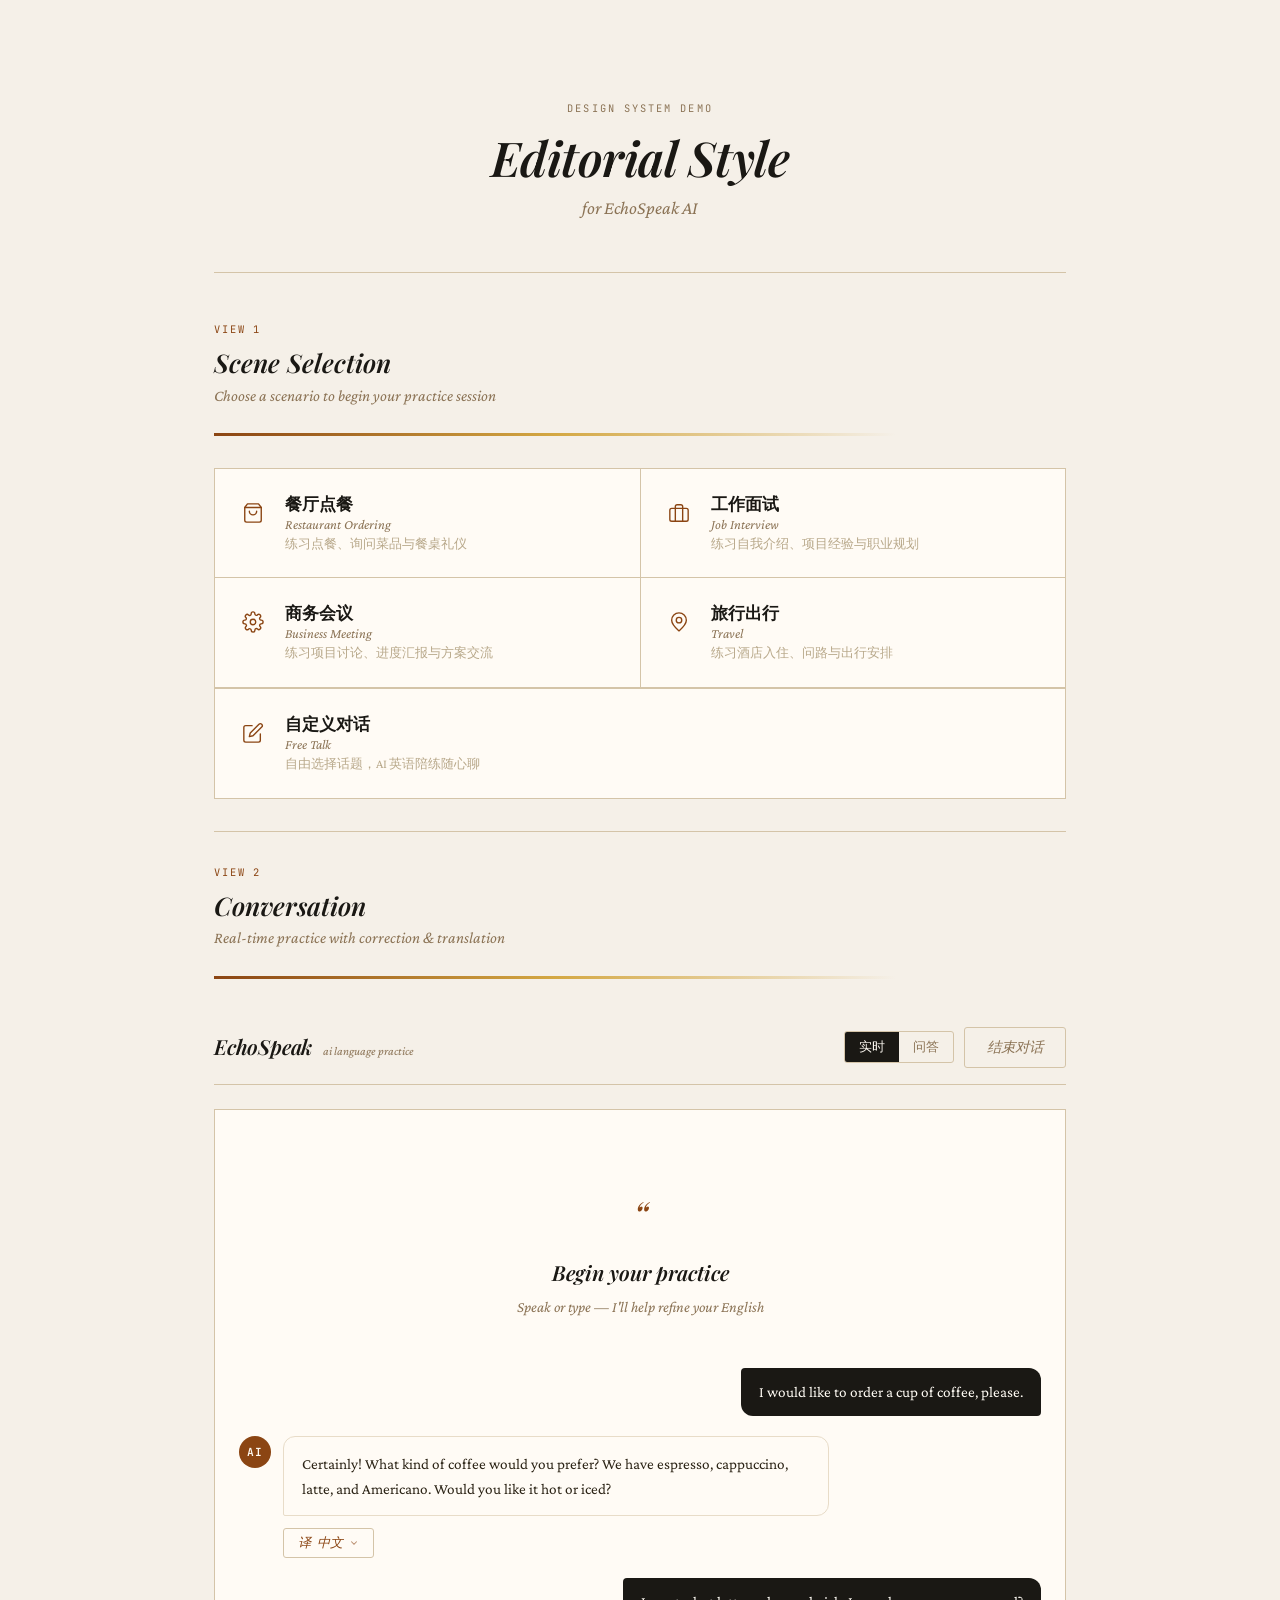
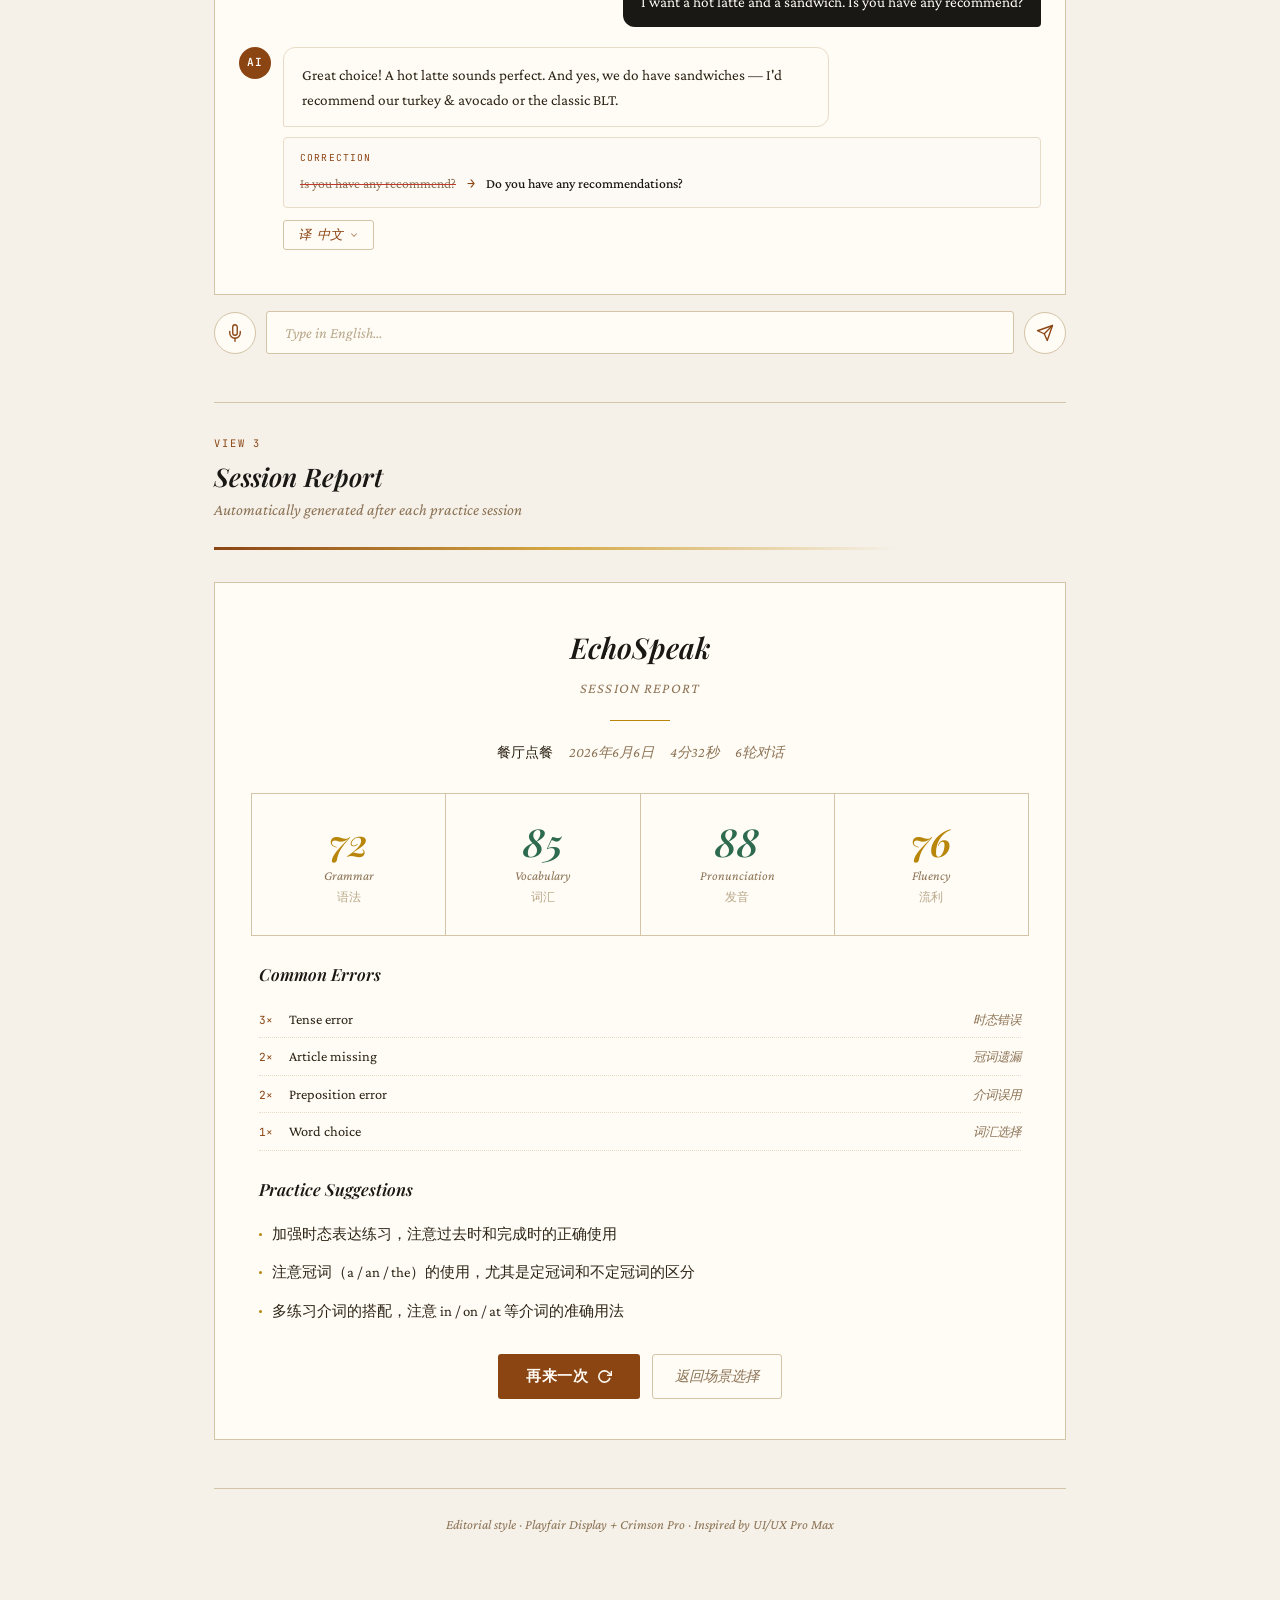
<file: frontend/style-showcase-editorial.html>
<!DOCTYPE html>
<html lang="zh-CN">
<head>
<meta charset="UTF-8">
<meta name="viewport" content="width=device-width, initial-scale=1.0">
<title>Editorial 风格演示 · EchoSpeak</title>
<link rel="preconnect" href="https://fonts.googleapis.com">
<link rel="preconnect" href="https://fonts.gstatic.com" crossorigin>
<link href="https://fonts.googleapis.com/css2?family=Playfair+Display:ital,wght@0,400;0,500;0,600;0,700;1,400;1,500&family=Crimson+Pro:ital,wght@0,300;0,400;0,500;0,600;0,700;1,400&family=JetBrains+Mono:wght@400;500;600&family=EB+Garamond:ital,wght@0,400;0,500;0,600;1,400&display=swap" rel="stylesheet">
<style>
/* ═══════════════════════════════════════════════════════════════════ */
/* EDITORIAL DESIGN SYSTEM */
/* ═══════════════════════════════════════════════════════════════════ */
:root {
    --ed-bg:        #fefaf3;
    --ed-surface:   #fffbf5;
    --ed-text:      #2c2416;
    --ed-heading:   #1a1814;
    --ed-accent:    #8b4513;
    --ed-accent-light: #b8722e;
    --ed-border:    #d4c4a8;
    --ed-border-light: #e8dcc8;
    --ed-muted:     #8b7355;
    --ed-muted-light: #b8a88a;
    --ed-gold:      #b8860b;
    --ed-rule:      linear-gradient(90deg, #8b4513, #d4a843 40%, transparent 80%);
    --ed-shadow:    0 2px 16px rgba(44,36,22,0.06);
}

*, *::before, *::after { box-sizing: border-box; margin: 0; padding: 0; }

body {
    font-family: 'Crimson Pro', serif;
    background: #f5f0e8;
    color: var(--ed-text);
    line-height: 1.7;
    font-size: 18px;
    -webkit-font-smoothing: antialiased;
}

/* ═══════════════════════════════════════════════════════════════════ */
/* PAGE WRAPPER */
/* ═══════════════════════════════════════════════════════════════════ */
.page {
    max-width: 900px;
    margin: 0 auto;
    padding: 40px 24px 80px;
}

/* ═══════════════════════════════════════════════════════════════════ */
/* PAGE HEADER */
/* ═══════════════════════════════════════════════════════════════════ */
.page-header {
    text-align: center;
    padding: 60px 0 48px;
    border-bottom: 1px solid var(--ed-border);
    margin-bottom: 48px;
}
.page-header .overline {
    font-family: 'JetBrains Mono', monospace;
    font-size: 0.65rem;
    letter-spacing: 0.2em;
    text-transform: uppercase;
    color: var(--ed-muted);
    margin-bottom: 12px;
}
.page-header h1 {
    font-family: 'Playfair Display', serif;
    font-size: clamp(2.2rem, 4vw, 3rem);
    font-weight: 600;
    font-style: italic;
    color: var(--ed-heading);
    letter-spacing: -0.01em;
    line-height: 1.15;
}
.page-header .sub {
    font-family: 'Crimson Pro', serif;
    font-size: 1.15rem;
    font-style: italic;
    color: var(--ed-muted);
    margin-top: 8px;
}

/* ═══════════════════════════════════════════════════════════════════ */
/* SECTION TITLES */
/* ═══════════════════════════════════════════════════════════════════ */
.section-label {
    font-family: 'JetBrains Mono', monospace;
    font-size: 0.65rem;
    letter-spacing: 0.18em;
    text-transform: uppercase;
    color: var(--ed-accent);
    margin-bottom: 8px;
}
.section-title {
    font-family: 'Playfair Display', serif;
    font-size: 1.6rem;
    font-weight: 600;
    font-style: italic;
    color: var(--ed-heading);
    margin-bottom: 4px;
    line-height: 1.2;
}
.section-deck {
    font-family: 'Crimson Pro', serif;
    font-size: 1rem;
    font-style: italic;
    color: var(--ed-muted);
    margin-bottom: 24px;
}

/* ═══════════════════════════════════════════════════════════════════ */
/* TOP RULE */
/* ═══════════════════════════════════════════════════════════════════ */
.top-rule {
    height: 3px;
    background: var(--ed-rule);
    margin-bottom: 32px;
}
.section-rule {
    height: 1px;
    background: var(--ed-border);
    margin: 32px 0;
}

/* ═══════════════════════════════════════════════════════════════════ */
/* CARD: Scene Selection */
/* ═══════════════════════════════════════════════════════════════════ */
.scene-cards {
    display: grid;
    grid-template-columns: 1fr 1fr;
    gap: 1px;
    background: var(--ed-border);
    border: 1px solid var(--ed-border);
}
.scene-card {
    background: var(--ed-surface);
    padding: 24px 20px;
    cursor: pointer;
    transition: all 0.25s ease;
    display: flex;
    align-items: flex-start;
    gap: 14px;
    border: none;
    text-align: left;
    font-family: inherit;
    color: inherit;
    width: 100%;
}
.scene-card:hover {
    background: #fffdf7;
    box-shadow: inset 3px 0 0 var(--ed-accent);
}
.scene-card:active {
    background: #faf5ec;
}
.scene-card .sc-icon {
    flex-shrink: 0;
    width: 36px;
    height: 36px;
    display: flex;
    align-items: center;
    justify-content: center;
    color: var(--ed-accent);
    margin-top: 2px;
}
.scene-card .sc-icon svg {
    width: 22px;
    height: 22px;
    stroke-width: 1.5;
}
.scene-card .sc-body { flex: 1; min-width: 0; }
.scene-card .sc-name {
    font-family: 'Playfair Display', serif;
    font-size: 1.05rem;
    font-weight: 600;
    color: var(--ed-heading);
    line-height: 1.3;
}
.scene-card .sc-en {
    font-family: 'Crimson Pro', serif;
    font-size: 0.85rem;
    font-style: italic;
    color: var(--ed-muted);
    margin-top: 2px;
}
.scene-card .sc-hint {
    font-family: 'Crimson Pro', serif;
    font-size: 0.8rem;
    color: var(--ed-muted-light);
    margin-top: 4px;
    line-height: 1.4;
}

/* Custom scene card — full width */
.scene-card-custom {
    grid-column: 1 / -1;
    border-top: 1px solid var(--ed-border);
}

/* ═══════════════════════════════════════════════════════════════════ */
/* CHAT AREA */
/* ═══════════════════════════════════════════════════════════════════ */
.chat-panel {
    background: var(--ed-surface);
    border: 1px solid var(--ed-border);
    min-height: 320px;
    padding: 24px;
}
.chat-welcome {
    text-align: center;
    padding: 48px 24px;
}
.chat-welcome .cw-mark {
    font-family: 'Playfair Display', serif;
    font-size: 2.4rem;
    color: var(--ed-accent);
    font-style: italic;
    margin-bottom: 8px;
}
.chat-welcome .cw-title {
    font-family: 'Playfair Display', serif;
    font-size: 1.3rem;
    font-weight: 600;
    font-style: italic;
    color: var(--ed-heading);
}
.chat-welcome .cw-sub {
    font-size: 0.95rem;
    color: var(--ed-muted);
    font-style: italic;
    margin-top: 4px;
}

/* Message bubbles */
.msg-row {
    margin-bottom: 20px;
}
.msg-user {
    display: flex;
    justify-content: flex-end;
}
.msg-user .bubble {
    background: var(--ed-heading);
    color: #fefaf3;
    border-radius: 4px 12px 4px 12px;
    padding: 12px 18px;
    max-width: 70%;
    font-size: 0.95rem;
    line-height: 1.6;
}
.msg-ai {
    display: flex;
    gap: 12px;
    align-items: flex-start;
}
.msg-ai .avatar {
    flex-shrink: 0;
    width: 32px;
    height: 32px;
    border-radius: 50%;
    background: var(--ed-accent);
    display: flex;
    align-items: center;
    justify-content: center;
    color: #fefaf3;
    font-family: 'JetBrains Mono', monospace;
    font-size: 0.7rem;
    font-weight: 600;
    letter-spacing: 0.05em;
}
.msg-ai .bubble {
    background: var(--ed-surface);
    border: 1px solid var(--ed-border-light);
    border-radius: 12px 12px 12px 2px;
    padding: 14px 18px;
    max-width: 72%;
    font-size: 0.95rem;
    line-height: 1.65;
}

/* ═══════════════════════════════════════════════════════════════════ */
/* TRANSLATION TOGGLE */
/* ═══════════════════════════════════════════════════════════════════ */
.trans-wrap {
    margin-top: 10px;
}
.trans-toggle {
    display: inline-flex;
    align-items: center;
    gap: 6px;
    padding: 5px 14px;
    border: 1px solid var(--ed-border);
    background: transparent;
    color: var(--ed-accent);
    font-family: 'Crimson Pro', serif;
    font-size: 0.82rem;
    font-style: italic;
    cursor: pointer;
    transition: all 0.2s;
    border-radius: 3px;
}
.trans-toggle:hover {
    border-color: var(--ed-accent);
    background: rgba(139,69,19,0.04);
}
.trans-toggle .trans-chevron {
    transition: transform 0.25s ease;
    width: 10px;
    height: 10px;
    opacity: 0.6;
}
.trans-content {
    max-height: 0;
    overflow: hidden;
    transition: max-height 0.35s ease, padding 0.35s ease, opacity 0.25s ease;
    opacity: 0;
}
.trans-wrap.open .trans-content {
    max-height: 80px;
    opacity: 1;
}
.trans-wrap.open .trans-chevron {
    transform: rotate(180deg);
}
.trans-text {
    display: block;
    padding: 10px 16px 2px;
    font-size: 0.88rem;
    color: var(--ed-muted);
    font-style: italic;
    border-left: 2px solid var(--ed-gold);
    margin-left: 4px;
}

/* ═══════════════════════════════════════════════════════════════════ */
/* CORRECTION CARD */
/* ═══════════════════════════════════════════════════════════════════ */
.correction {
    margin-top: 10px;
    padding: 12px 16px;
    background: #fdfaf5;
    border: 1px solid var(--ed-border-light);
    border-radius: 4px;
    font-size: 0.85rem;
}
.correction .corr-label {
    font-family: 'JetBrains Mono', monospace;
    font-size: 0.6rem;
    letter-spacing: 0.12em;
    text-transform: uppercase;
    color: var(--ed-accent);
    margin-bottom: 6px;
}
.correction .corr-orig {
    color: var(--ed-muted);
    text-decoration: line-through;
    text-decoration-color: #c0392b;
    text-decoration-thickness: 1px;
}
.correction .corr-arrow {
    color: var(--ed-accent);
    margin: 0 8px;
    font-family: 'JetBrains Mono', monospace;
}
.correction .corr-fix {
    color: var(--ed-heading);
    font-weight: 500;
}

/* ═══════════════════════════════════════════════════════════════════ */
/* BUTTONS */
/* ═══════════════════════════════════════════════════════════════════ */
.btn-primary {
    display: inline-flex;
    align-items: center;
    gap: 8px;
    padding: 12px 28px;
    background: var(--ed-accent);
    color: #fefaf3;
    border: none;
    border-radius: 3px;
    font-family: 'Crimson Pro', serif;
    font-size: 0.95rem;
    font-weight: 600;
    letter-spacing: 0.04em;
    cursor: pointer;
    transition: all 0.2s;
}
.btn-primary:hover {
    background: var(--ed-accent-light);
    box-shadow: 0 4px 16px rgba(139,69,19,0.2);
}
.btn-primary svg {
    width: 15px;
    height: 15px;
    stroke-width: 2.5;
}
.btn-ghost {
    display: inline-flex;
    align-items: center;
    gap: 6px;
    padding: 10px 22px;
    background: transparent;
    color: var(--ed-muted);
    border: 1px solid var(--ed-border);
    border-radius: 3px;
    font-family: 'Crimson Pro', serif;
    font-size: 0.9rem;
    font-style: italic;
    cursor: pointer;
    transition: all 0.2s;
}
.btn-ghost:hover {
    border-color: var(--ed-accent);
    color: var(--ed-accent);
}

.btn-group {
    display: flex;
    gap: 12px;
    margin-top: 24px;
}

/* ═══════════════════════════════════════════════════════════════════ */
/* INPUT BAR */
/* ═══════════════════════════════════════════════════════════════════ */
.input-bar {
    display: flex;
    gap: 10px;
    padding: 16px 0;
    align-items: center;
}
.input-bar input {
    flex: 1;
    padding: 12px 18px;
    border: 1px solid var(--ed-border);
    border-radius: 3px;
    background: var(--ed-surface);
    font-family: 'Crimson Pro', serif;
    font-size: 0.95rem;
    color: var(--ed-text);
    outline: none;
    transition: border-color 0.2s;
}
.input-bar input:focus {
    border-color: var(--ed-accent);
    box-shadow: 0 0 0 3px rgba(139,69,19,0.06);
}
.input-bar input::placeholder {
    color: var(--ed-muted-light);
    font-style: italic;
}
.btn-icon {
    flex-shrink: 0;
    width: 42px;
    height: 42px;
    display: flex;
    align-items: center;
    justify-content: center;
    border: 1px solid var(--ed-border);
    border-radius: 50%;
    background: var(--ed-surface);
    color: var(--ed-accent);
    cursor: pointer;
    transition: all 0.2s;
}
.btn-icon:hover {
    border-color: var(--ed-accent);
    background: rgba(139,69,19,0.04);
}
.btn-icon.recording {
    background: #c0392b;
    border-color: #c0392b;
    color: #fff;
    animation: pulse-rec 1.5s ease-in-out infinite;
}
@keyframes pulse-rec {
    0%, 100% { box-shadow: 0 0 0 0 rgba(192,57,43,0.4); }
    50% { box-shadow: 0 0 0 12px rgba(192,57,43,0); }
}
.btn-icon svg {
    width: 18px;
    height: 18px;
    stroke-width: 1.8;
}

/* ═══════════════════════════════════════════════════════════════════ */
/* HEADER BAR */
/* ═══════════════════════════════════════════════════════════════════ */
.app-header {
    display: flex;
    justify-content: space-between;
    align-items: center;
    padding: 16px 0;
    border-bottom: 1px solid var(--ed-border);
    margin-bottom: 24px;
}
.app-header .brand {
    font-family: 'Playfair Display', serif;
    font-size: 1.3rem;
    font-weight: 600;
    font-style: italic;
    color: var(--ed-heading);
    letter-spacing: -0.01em;
}
.app-header .brand-sub {
    font-size: 0.75rem;
    color: var(--ed-muted);
    font-style: italic;
    margin-left: 8px;
}
.header-actions {
    display: flex;
    gap: 10px;
    align-items: center;
}
.mode-pill {
    display: flex;
    border: 1px solid var(--ed-border);
    border-radius: 3px;
    overflow: hidden;
}
.mode-pill button {
    padding: 6px 14px;
    border: none;
    background: transparent;
    font-family: 'Crimson Pro', serif;
    font-size: 0.82rem;
    cursor: pointer;
    color: var(--ed-muted);
    transition: all 0.15s;
}
.mode-pill button.active {
    background: var(--ed-heading);
    color: #fefaf3;
}
.mode-pill button:not(.active):hover {
    color: var(--ed-text);
}

/* ═══════════════════════════════════════════════════════════════════ */
/* REPORT */
/* ═══════════════════════════════════════════════════════════════════ */
.report-card {
    background: var(--ed-surface);
    border: 1px solid var(--ed-border);
    padding: 40px 36px;
    text-align: center;
}
.report-card .rp-title {
    font-family: 'Playfair Display', serif;
    font-size: 1.8rem;
    font-weight: 600;
    font-style: italic;
    color: var(--ed-heading);
    margin-bottom: 4px;
}
.report-card .rp-sub {
    font-family: 'Crimson Pro', serif;
    font-size: 0.9rem;
    font-style: italic;
    color: var(--ed-muted);
    letter-spacing: 0.08em;
    text-transform: uppercase;
}
.report-rule {
    width: 60px;
    height: 1px;
    background: var(--ed-gold);
    margin: 20px auto;
}
.report-meta {
    display: flex;
    justify-content: center;
    gap: 16px;
    flex-wrap: wrap;
    font-size: 0.88rem;
    color: var(--ed-muted);
    font-style: italic;
    margin-bottom: 28px;
}
.report-meta span:first-child {
    color: var(--ed-text);
    font-style: normal;
    font-weight: 500;
}
.score-grid {
    display: grid;
    grid-template-columns: repeat(4, 1fr);
    gap: 1px;
    background: var(--ed-border);
    border: 1px solid var(--ed-border);
    margin-bottom: 24px;
}
.score-card {
    background: var(--ed-surface);
    padding: 28px 16px;
}
.score-card .sc-val {
    font-family: 'Playfair Display', serif;
    font-size: 2.4rem;
    font-weight: 600;
    font-style: italic;
    color: var(--ed-heading);
    line-height: 1;
}
.score-card .sc-val.high { color: #2d6a4f; }
.score-card .sc-val.mid { color: var(--ed-gold); }
.score-card .sc-label {
    font-family: 'Crimson Pro', serif;
    font-size: 0.82rem;
    color: var(--ed-muted);
    font-style: italic;
    margin-top: 4px;
}
.score-card .sc-label-cn {
    font-family: 'Crimson Pro', serif;
    font-size: 0.75rem;
    color: var(--ed-muted-light);
}

/* Error list */
.error-list {
    text-align: left;
    padding: 0 8px;
    margin-bottom: 24px;
}
.error-list .el-title {
    font-family: 'Playfair Display', serif;
    font-size: 1.05rem;
    font-weight: 600;
    font-style: italic;
    color: var(--ed-heading);
    margin-bottom: 12px;
}
.error-item {
    display: flex;
    align-items: baseline;
    gap: 8px;
    padding: 6px 0;
    border-bottom: 1px dotted var(--ed-border-light);
    font-size: 0.9rem;
}
.error-item .ei-count {
    font-family: 'JetBrains Mono', monospace;
    font-size: 0.7rem;
    color: var(--ed-accent);
    min-width: 22px;
}
.error-item .ei-type {
    color: var(--ed-text);
    flex: 1;
}
.error-item .ei-label {
    font-size: 0.78rem;
    color: var(--ed-muted);
    font-style: italic;
}

/* Suggestions */
.suggestions {
    text-align: left;
    padding: 0 8px;
}
.suggestions .sg-title {
    font-family: 'Playfair Display', serif;
    font-size: 1.05rem;
    font-weight: 600;
    font-style: italic;
    color: var(--ed-heading);
    margin-bottom: 12px;
}
.sg-item {
    display: flex;
    gap: 10px;
    padding: 8px 0;
    font-size: 0.92rem;
    line-height: 1.5;
}
.sg-item::before {
    content: '';
    flex-shrink: 0;
    width: 3px;
    height: 3px;
    border-radius: 50%;
    background: var(--ed-gold);
    margin-top: 10px;
}

/* ═══════════════════════════════════════════════════════════════════ */
/* RESPONSIVE */
/* ═══════════════════════════════════════════════════════════════════ */
@media (max-width: 640px) {
    .scene-cards { grid-template-columns: 1fr; }
    .score-grid { grid-template-columns: 1fr 1fr; }
    .page { padding: 20px 16px 60px; }
    .app-header { flex-direction: column; gap: 12px; align-items: flex-start; }
}
</style>
</head>
<body>

<div class="page">

    <!-- ═══════════════════════════════════════════════════════════ -->
    <!-- HEADER -->
    <!-- ═══════════════════════════════════════════════════════════ -->
    <div class="page-header">
        <div class="overline">Design System Demo</div>
        <h1>Editorial Style</h1>
        <p class="sub">for EchoSpeak AI</p>
    </div>

    <!-- ═══════════════════════════════════════════════════════════ -->
    <!-- VIEW 1: SCENE SELECTION -->
    <!-- ═══════════════════════════════════════════════════════════ -->
    <div class="section-label">View 1</div>
    <h2 class="section-title">Scene Selection</h2>
    <p class="section-deck">Choose a scenario to begin your practice session</p>
    <div class="top-rule"></div>

    <div class="scene-cards">
        <button class="scene-card">
            <span class="sc-icon">
                <svg viewBox="0 0 24 24" fill="none" stroke="currentColor" stroke-linecap="round" stroke-linejoin="round">
                    <path d="M6 2L3 6v14a2 2 0 0 0 2 2h14a2 2 0 0 0 2-2V6l-3-4z"/>
                    <line x1="3" y1="6" x2="21" y2="6"/>
                    <path d="M16 10a4 4 0 0 1-8 0"/>
                </svg>
            </span>
            <span class="sc-body">
                <div class="sc-name">餐厅点餐</div>
                <div class="sc-en">Restaurant Ordering</div>
                <div class="sc-hint">练习点餐、询问菜品与餐桌礼仪</div>
            </span>
        </button>
        <button class="scene-card">
            <span class="sc-icon">
                <svg viewBox="0 0 24 24" fill="none" stroke="currentColor" stroke-linecap="round" stroke-linejoin="round">
                    <rect x="2" y="7" width="20" height="14" rx="2" ry="2"/>
                    <path d="M16 21V5a2 2 0 0 0-2-2h-4a2 2 0 0 0-2 2v16"/>
                </svg>
            </span>
            <span class="sc-body">
                <div class="sc-name">工作面试</div>
                <div class="sc-en">Job Interview</div>
                <div class="sc-hint">练习自我介绍、项目经验与职业规划</div>
            </span>
        </button>
        <button class="scene-card">
            <span class="sc-icon">
                <svg viewBox="0 0 24 24" fill="none" stroke="currentColor" stroke-linecap="round" stroke-linejoin="round">
                    <circle cx="12" cy="12" r="3"/>
                    <path d="M19.4 15a1.65 1.65 0 0 0 .33 1.82l.06.06a2 2 0 0 1-2.83 2.83l-.06-.06a1.65 1.65 0 0 0-1.82-.33 1.65 1.65 0 0 0-1 1.51V21a2 2 0 0 1-4 0v-.09A1.65 1.65 0 0 0 9 19.4a1.65 1.65 0 0 0-1.82.33l-.06.06a2 2 0 0 1-2.83-2.83l.06-.06A1.65 1.65 0 0 0 4.68 15a1.65 1.65 0 0 0-1.51-1H3a2 2 0 0 1 0-4h.09A1.65 1.65 0 0 0 4.6 9a1.65 1.65 0 0 0-.33-1.82l-.06-.06a2 2 0 0 1 2.83-2.83l.06.06A1.65 1.65 0 0 0 9 4.68a1.65 1.65 0 0 0 1-1.51V3a2 2 0 0 1 4 0v.09a1.65 1.65 0 0 0 1 1.51 1.65 1.65 0 0 0 1.82-.33l.06-.06a2 2 0 0 1 2.83 2.83l-.06.06A1.65 1.65 0 0 0 19.4 9a1.65 1.65 0 0 0 1.51 1H21a2 2 0 0 1 0 4h-.09a1.65 1.65 0 0 0-1.51 1z"/>
                </svg>
            </span>
            <span class="sc-body">
                <div class="sc-name">商务会议</div>
                <div class="sc-en">Business Meeting</div>
                <div class="sc-hint">练习项目讨论、进度汇报与方案交流</div>
            </span>
        </button>
        <button class="scene-card">
            <span class="sc-icon">
                <svg viewBox="0 0 24 24" fill="none" stroke="currentColor" stroke-linecap="round" stroke-linejoin="round">
                    <circle cx="12" cy="10" r="3"/>
                    <path d="M12 21.7C17.3 17 20 13 20 10a8 8 0 1 0-16 0c0 3 2.7 7 8 11.7z"/>
                </svg>
            </span>
            <span class="sc-body">
                <div class="sc-name">旅行出行</div>
                <div class="sc-en">Travel</div>
                <div class="sc-hint">练习酒店入住、问路与出行安排</div>
            </span>
        </button>
        <button class="scene-card scene-card-custom">
            <span class="sc-icon">
                <svg viewBox="0 0 24 24" fill="none" stroke="currentColor" stroke-linecap="round" stroke-linejoin="round">
                    <path d="M11 4H4a2 2 0 0 0-2 2v14a2 2 0 0 0 2 2h14a2 2 0 0 0 2-2v-7"/>
                    <path d="M18.5 2.5a2.121 2.121 0 0 1 3 3L12 15l-4 1 1-4 9.5-9.5z"/>
                </svg>
            </span>
            <span class="sc-body">
                <div class="sc-name">自定义对话</div>
                <div class="sc-en">Free Talk</div>
                <div class="sc-hint">自由选择话题，AI 英语陪练随心聊</div>
            </span>
        </button>
    </div>

    <div class="section-rule"></div>

    <!-- ═══════════════════════════════════════════════════════════ -->
    <!-- VIEW 2: CHAT -->
    <!-- ═══════════════════════════════════════════════════════════ -->
    <div class="section-label">View 2</div>
    <h2 class="section-title">Conversation</h2>
    <p class="section-deck">Real-time practice with correction &amp; translation</p>
    <div class="top-rule"></div>

    <!-- Header -->
    <div class="app-header">
        <div>
            <span class="brand">EchoSpeak</span>
            <span class="brand-sub">ai language practice</span>
        </div>
        <div class="header-actions">
            <div class="mode-pill">
                <button class="active">实时</button>
                <button>问答</button>
            </div>
            <button class="btn-ghost">结束对话</button>
        </div>
    </div>

    <!-- Chat -->
    <div class="chat-panel">
        <!-- Welcome -->
        <div class="chat-welcome">
            <div class="cw-mark">&ldquo;</div>
            <div class="cw-title">Begin your practice</div>
            <div class="cw-sub">Speak or type — I'll help refine your English</div>
        </div>

        <!-- User message -->
        <div class="msg-row msg-user">
            <div class="bubble">I would like to order a cup of coffee, please.</div>
        </div>

        <!-- AI reply -->
        <div class="msg-row msg-ai">
            <div class="avatar">AI</div>
            <div>
                <div class="bubble">
                    Certainly! What kind of coffee would you prefer? We have espresso, cappuccino, latte, and Americano. Would you like it hot or iced?
                </div>
                <!-- Translation -->
                <div class="trans-wrap" id="trans1">
                    <button class="trans-toggle" onclick="this.parentElement.classList.toggle('open')">
                        <span>译</span>
                        <span>中文</span>
                        <svg class="trans-chevron" width="10" height="10" viewBox="0 0 24 24" fill="none" stroke="currentColor" stroke-width="2.5" stroke-linecap="round"><polyline points="6 9 12 15 18 9"/></svg>
                    </button>
                    <div class="trans-content">
                        <span class="trans-text">当然！您想要哪种咖啡？我们有浓缩咖啡、卡布奇诺、拿铁和美式咖啡。要热的还是冰的？</span>
                    </div>
                </div>
            </div>
        </div>

        <!-- User message with correction -->
        <div class="msg-row msg-user">
            <div class="bubble">I want a hot latte and a sandwich. Is you have any recommend?</div>
        </div>

        <!-- AI reply with correction -->
        <div class="msg-row msg-ai">
            <div class="avatar">AI</div>
            <div>
                <div class="bubble">
                    Great choice! A hot latte sounds perfect. And yes, we do have sandwiches — I'd recommend our turkey &amp; avocado or the classic BLT.
                </div>
                <!-- Correction -->
                <div class="correction">
                    <div class="corr-label">Correction</div>
                    <span class="corr-orig">Is you have any recommend?</span>
                    <span class="corr-arrow">→</span>
                    <span class="corr-fix">Do you have any recommendations?</span>
                </div>
                <!-- Translation -->
                <div class="trans-wrap" id="trans2">
                    <button class="trans-toggle" onclick="this.parentElement.classList.toggle('open')">
                        <span>译</span>
                        <span>中文</span>
                        <svg class="trans-chevron" width="10" height="10" viewBox="0 0 24 24" fill="none" stroke="currentColor" stroke-width="2.5" stroke-linecap="round"><polyline points="6 9 12 15 18 9"/></svg>
                    </button>
                    <div class="trans-content">
                        <span class="trans-text">好选择！热拿铁很不错。我们确实有三明治——我推荐火鸡牛油果或经典培根生菜番茄三明治。</span>
                    </div>
                </div>
            </div>
        </div>
    </div>

    <!-- Input bar -->
    <div class="input-bar">
        <button class="btn-icon" title="录音">
            <svg viewBox="0 0 24 24" fill="none" stroke="currentColor" stroke-linecap="round" stroke-linejoin="round">
                <path d="M12 1a3 3 0 0 0-3 3v8a3 3 0 0 0 6 0V4a3 3 0 0 0-3-3z"/>
                <path d="M19 10v2a7 7 0 0 1-14 0v-2"/>
                <line x1="12" y1="19" x2="12" y2="23"/>
            </svg>
        </button>
        <input type="text" placeholder="Type in English…" value="">
        <button class="btn-icon" title="发送">
            <svg viewBox="0 0 24 24" fill="none" stroke="currentColor" stroke-linecap="round" stroke-linejoin="round">
                <line x1="22" y1="2" x2="11" y2="13"/>
                <polygon points="22 2 15 22 11 13 2 9 22 2"/>
            </svg>
        </button>
    </div>

    <div class="section-rule"></div>

    <!-- ═══════════════════════════════════════════════════════════ -->
    <!-- VIEW 3: REPORT -->
    <!-- ═══════════════════════════════════════════════════════════ -->
    <div class="section-label">View 3</div>
    <h2 class="section-title">Session Report</h2>
    <p class="section-deck">Automatically generated after each practice session</p>
    <div class="top-rule"></div>

    <div class="report-card">
        <div class="rp-title">EchoSpeak</div>
        <div class="rp-sub">session report</div>
        <div class="report-rule"></div>

        <div class="report-meta">
            <span>餐厅点餐</span>
            <span>2026年6月6日</span>
            <span>4分32秒</span>
            <span>6轮对话</span>
        </div>

        <!-- Scores -->
        <div class="score-grid">
            <div class="score-card">
                <div class="sc-val mid">72</div>
                <div class="sc-label">Grammar</div>
                <div class="sc-label-cn">语法</div>
            </div>
            <div class="score-card">
                <div class="sc-val high">85</div>
                <div class="sc-label">Vocabulary</div>
                <div class="sc-label-cn">词汇</div>
            </div>
            <div class="score-card">
                <div class="sc-val high">88</div>
                <div class="sc-label">Pronunciation</div>
                <div class="sc-label-cn">发音</div>
            </div>
            <div class="score-card">
                <div class="sc-val mid">76</div>
                <div class="sc-label">Fluency</div>
                <div class="sc-label-cn">流利</div>
            </div>
        </div>

        <!-- Top errors -->
        <div class="error-list">
            <div class="el-title">Common Errors</div>
            <div class="error-item">
                <span class="ei-count">3×</span>
                <span class="ei-type">Tense error</span>
                <span class="ei-label">时态错误</span>
            </div>
            <div class="error-item">
                <span class="ei-count">2×</span>
                <span class="ei-type">Article missing</span>
                <span class="ei-label">冠词遗漏</span>
            </div>
            <div class="error-item">
                <span class="ei-count">2×</span>
                <span class="ei-type">Preposition error</span>
                <span class="ei-label">介词误用</span>
            </div>
            <div class="error-item">
                <span class="ei-count">1×</span>
                <span class="ei-type">Word choice</span>
                <span class="ei-label">词汇选择</span>
            </div>
        </div>

        <!-- Suggestions -->
        <div class="suggestions">
            <div class="sg-title">Practice Suggestions</div>
            <div class="sg-item">加强时态表达练习，注意过去时和完成时的正确使用</div>
            <div class="sg-item">注意冠词（a / an / the）的使用，尤其是定冠词和不定冠词的区分</div>
            <div class="sg-item">多练习介词的搭配，注意 in / on / at 等介词的准确用法</div>
        </div>

        <div class="btn-group" style="justify-content:center">
            <button class="btn-primary">
                再来一次
                <svg viewBox="0 0 24 24" fill="none" stroke="currentColor" stroke-linecap="round" stroke-linejoin="round">
                    <polyline points="23 4 23 10 17 10"/>
                    <path d="M20.49 15a9 9 0 1 1-2.12-9.36L23 10"/>
                </svg>
            </button>
            <button class="btn-ghost">返回场景选择</button>
        </div>
    </div>

    <!-- ═══════════════════════════════════════════════════════════ -->
    <!-- FOOTER NOTE -->
    <!-- ═══════════════════════════════════════════════════════════ -->
    <div style="text-align:center; margin-top:48px; padding-top:24px; border-top:1px solid var(--ed-border)">
        <p style="font-size:0.85rem; color:var(--ed-muted); font-style:italic;">
            Editorial style &middot; Playfair Display + Crimson Pro &middot; Inspired by UI/UX Pro Max
        </p>
    </div>

</div>

<!-- ═══════════════════════════════════════════════════════════════════ -->
<!-- TOGGLE JS -->
<!-- ═══════════════════════════════════════════════════════════════════ -->
<script>
// Translation toggle (inline onclick fallback)
document.querySelectorAll('.trans-toggle').forEach(function(btn) {
    btn.addEventListener('click', function(e) {
        e.preventDefault();
        this.parentElement.classList.toggle('open');
    });
});
</script>

</body>
</html>
</file>
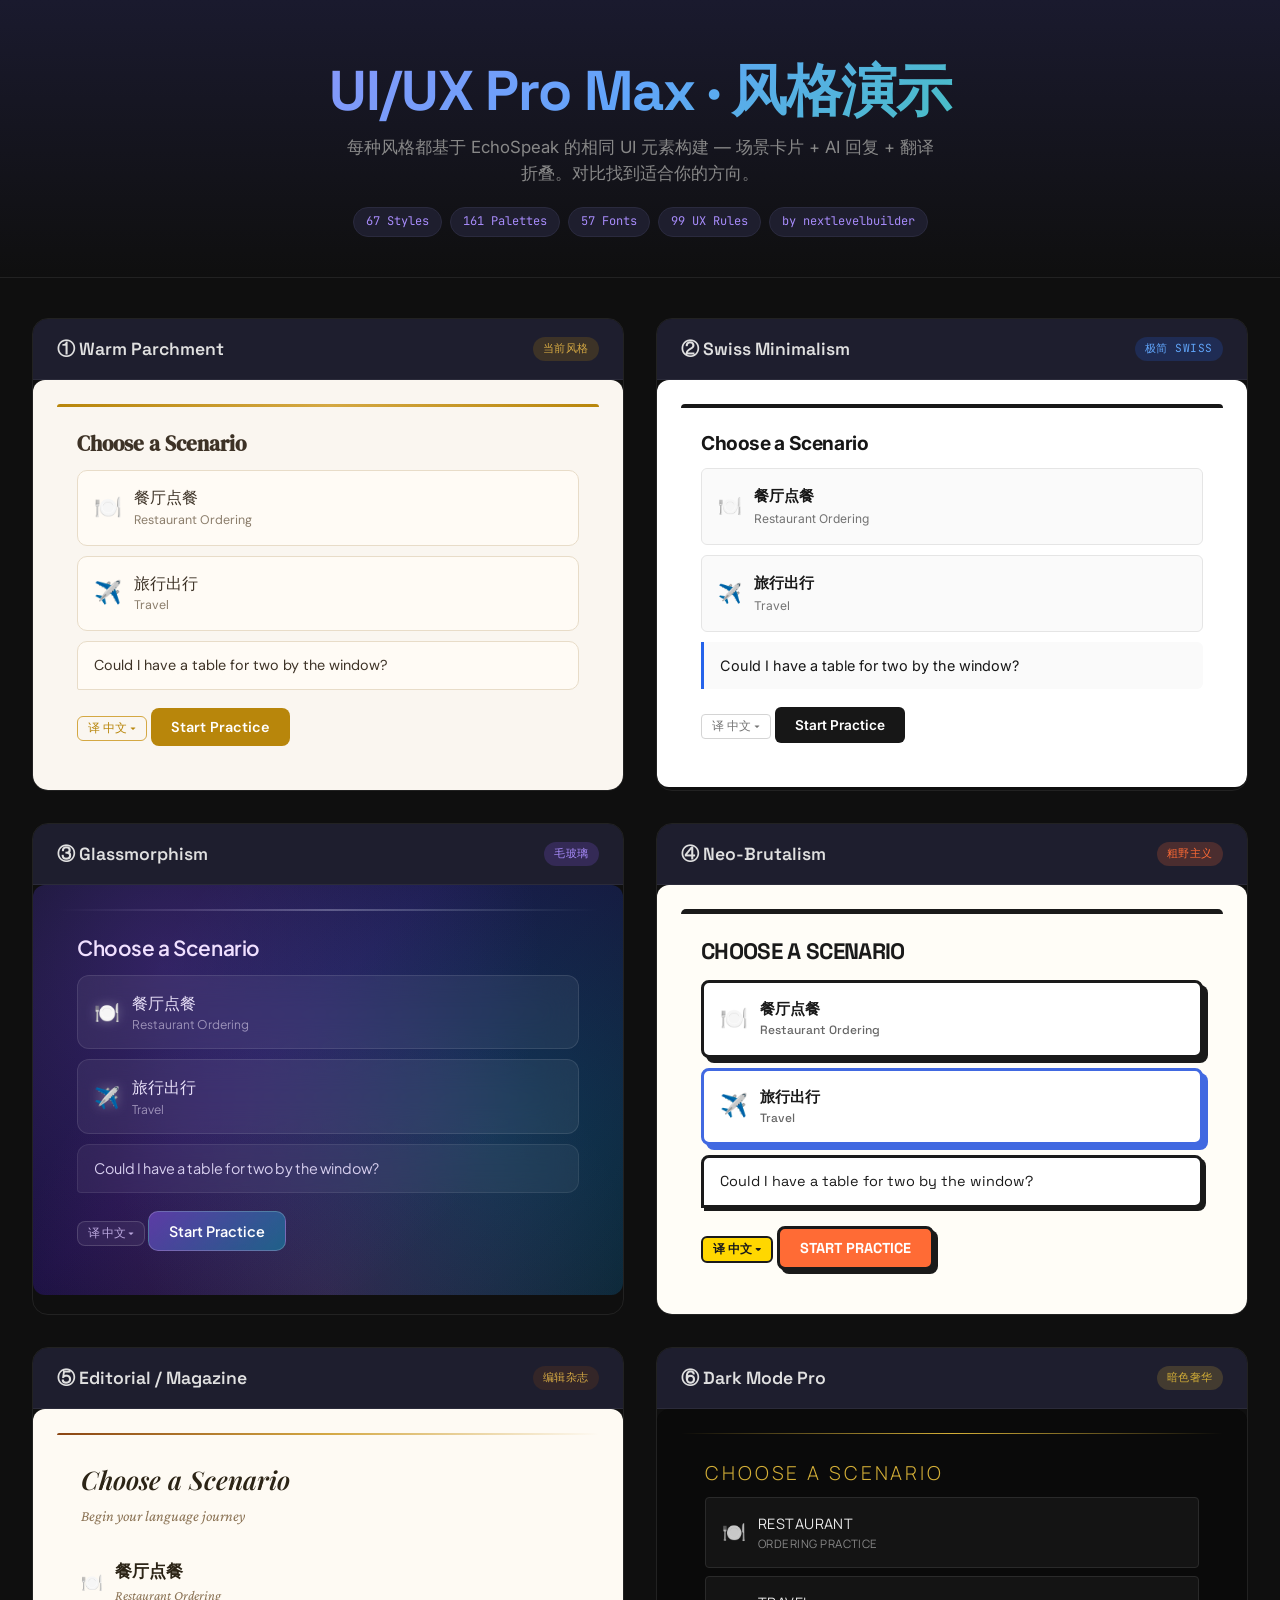
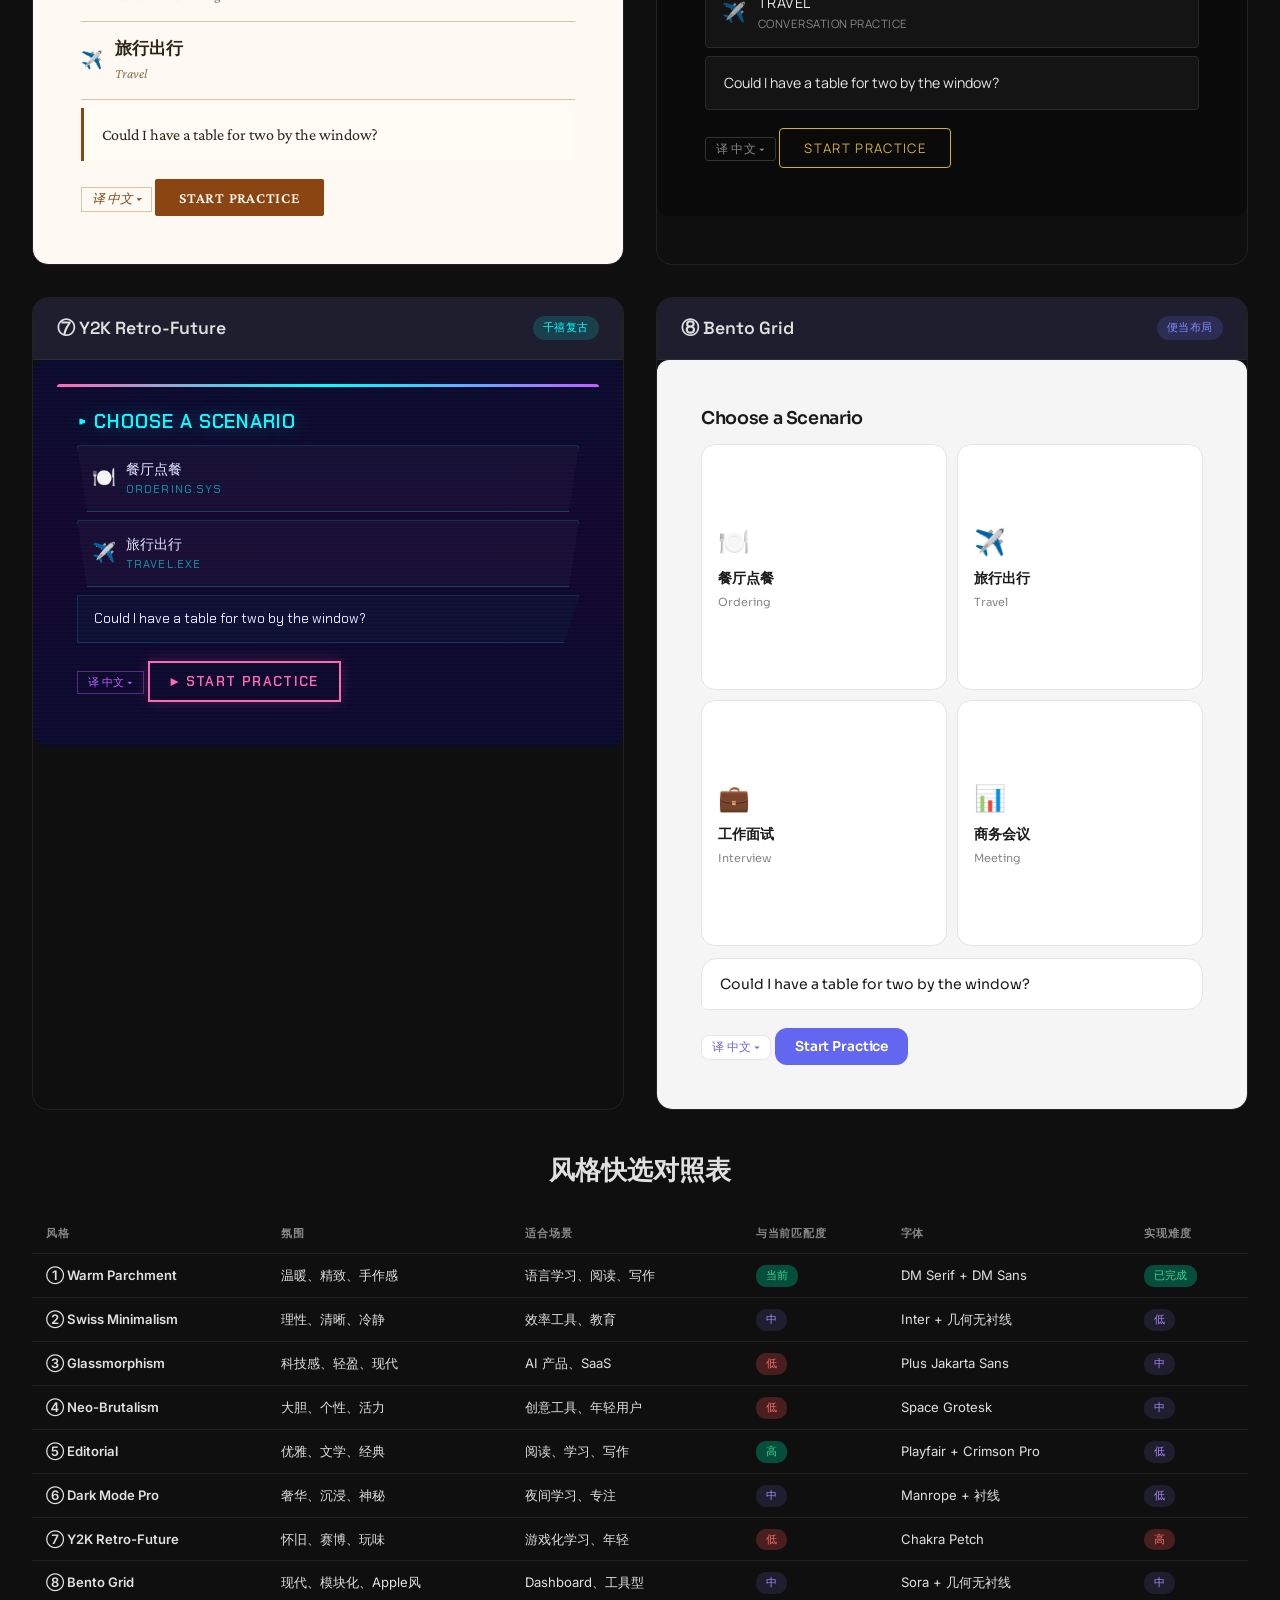
<file: frontend/style-showcase.html>
<!DOCTYPE html>
<html lang="zh-CN">
<head>
<meta charset="UTF-8">
<meta name="viewport" content="width=device-width, initial-scale=1.0">
<title>UI/UX Pro Max — 风格演示 · EchoSpeak</title>
<link rel="preconnect" href="https://fonts.googleapis.com">
<link rel="preconnect" href="https://fonts.gstatic.com" crossorigin>
<!-- Base fonts -->
<link href="https://fonts.googleapis.com/css2?family=DM+Serif+Display:ital@0;1&family=DM+Sans:wght@300;400;500;600;700&family=JetBrains+Mono:wght@400;500;600&family=Playfair+Display:ital,wght@0,400;0,600;1,400&family=Inter:wght@300;400;500;600;700&family=Space+Grotesk:wght@400;500;600;700&family=Syne:wght@400;500;600;700;800&family=Archivo:wght@400;500;600;700&family=Outfit:wght@300;400;500;600;700&family=Plus+Jakarta+Sans:wght@300;400;500;600;700&family=Schibsted+Grotesk:wght@400;500;600;700&family=Instrument+Serif:ital@0;1&family=DM+Mono:wght@400;500&family=Geist+Mono:wght@400;500;600&family=Crimson+Pro:ital,wght@0,400;0,600;1,400&family=EB+Garamond:ital,wght@0,400;0,600;1,400&family=Courier+Prime:wght@400;700&family=Chakra+Petch:wght@400;500;600;700&family=Bricolage+Grotesque:wght@400;500;600;700;800&family=Sora:wght@300;400;500;600;700&family=Lexend:wght@300;400;500;600;700&family=Manrope:wght@300;400;500;600;700&family=Public+Sans:wght@300;400;500;600;700&display=swap" rel="stylesheet">
<style>
/* ═══════════════════════════════════════════════════════════════════ */
/* RESET */
/* ═══════════════════════════════════════════════════════════════════ */
*, *::before, *::after { box-sizing: border-box; margin: 0; padding: 0; }
body { font-family: 'Inter', sans-serif; background: #0f0f0f; color: #e0e0e0; line-height: 1.6; }
img, svg { display: block; max-width: 100%; }

/* ═══════════════════════════════════════════════════════════════════ */
/* PAGE LAYOUT */
/* ═══════════════════════════════════════════════════════════════════ */
.showcase-header {
    text-align: center; padding: 60px 24px 40px;
    background: linear-gradient(180deg, #1a1a2e 0%, #0f0f0f 100%);
    border-bottom: 1px solid #222;
}
.showcase-header h1 {
    font-family: 'Space Grotesk', sans-serif; font-size: clamp(2rem, 5vw, 3.5rem);
    font-weight: 700; letter-spacing: -0.02em; line-height: 1.1;
    background: linear-gradient(135deg, #a78bfa, #60a5fa, #34d399);
    -webkit-background-clip: text; -webkit-text-fill-color: transparent;
}
.showcase-header p { color: #888; margin-top: 12px; font-size: 1.05rem; max-width: 600px; margin-inline: auto; }
.badge-row { display: flex; gap: 8px; flex-wrap: wrap; justify-content: center; margin-top: 20px; }
.badge {
    font-size: 0.75rem; padding: 4px 12px; border-radius: 20px;
    background: #1e1e2e; color: #a78bfa; border: 1px solid #2a2a3e;
    font-family: 'JetBrains Mono', monospace;
}

/* ═══════════════════════════════════════════════════════════════════ */
/* STYLE GRID */
/* ═══════════════════════════════════════════════════════════════════ */
.styles-grid {
    display: grid;
    grid-template-columns: repeat(auto-fill, minmax(420px, 1fr));
    gap: 32px; padding: 40px 32px; max-width: 1600px; margin: 0 auto;
}
.style-panel {
    border-radius: 16px; overflow: hidden;
    border: 1px solid #222; transition: transform 0.2s, box-shadow 0.2s;
}
.style-panel:hover { transform: translateY(-4px); box-shadow: 0 12px 40px rgba(0,0,0,0.5); }
.style-panel-header {
    padding: 16px 24px; display: flex; justify-content: space-between; align-items: center;
    border-bottom: 1px solid rgba(255,255,255,0.06);
}
.style-panel-header h3 { font-family: 'Space Grotesk', sans-serif; font-size: 1.1rem; font-weight: 600; }
.style-tag {
    font-size: 0.7rem; padding: 3px 10px; border-radius: 12px;
    font-family: 'JetBrains Mono', monospace; text-transform: uppercase; letter-spacing: 0.05em;
}
.style-preview { padding: 24px; min-height: 340px; }

/* ═══════════════════════════════════════════════════════════════════ */
/* STYLE 1: Warm Parchment (Current / Baseline) */
/* ═══════════════════════════════════════════════════════════════════ */
.st-warm-parchment {
    --wp-bg: #faf6f0; --wp-surface: #fffbf5; --wp-text: #3d3226;
    --wp-accent: #b8860b; --wp-border: #e8dcc8; --wp-muted: #8b7d6b;
    background: var(--wp-bg); color: var(--wp-text); font-family: 'DM Sans', sans-serif;
    border-radius: 12px;
}
.st-warm-parchment .top-rule { height: 3px; background: linear-gradient(90deg, #b8860b, #d4a843, #b8860b); border-radius: 12px 12px 0 0; }
.st-warm-parchment .inner { padding: 20px; }
.st-warm-parchment h4 { font-family: 'DM Serif Display', serif; font-size: 1.3rem; color: #3d3226; }
.st-warm-parchment .card { background: var(--wp-surface); border: 1px solid var(--wp-border); border-radius: 10px; padding: 14px 16px; margin: 10px 0; display: flex; align-items: center; gap: 12px; cursor: pointer; transition: all 0.2s; }
.st-warm-parchment .card:hover { border-color: var(--wp-accent); box-shadow: 0 2px 12px rgba(184,134,11,0.1); }
.st-warm-parchment .card-icon { font-size: 1.4rem; }
.st-warm-parchment .card-label { font-weight: 500; }
.st-warm-parchment .card-sub { font-size: 0.78rem; color: var(--wp-muted); }
.st-warm-parchment .btn { background: var(--wp-accent); color: #fff; border: none; border-radius: 8px; padding: 10px 20px; font-family: 'DM Sans', sans-serif; font-weight: 600; font-size: 0.9rem; cursor: pointer; }
.st-warm-parchment .msg-ai { background: #fffbf5; border: 1px solid #e8dcc8; border-radius: 10px 10px 10px 2px; padding: 12px 16px; margin: 8px 0; font-size: 0.9rem; }
.st-warm-parchment .trans-btn { display: inline-flex; align-items: center; gap: 4px; margin-top: 8px; padding: 3px 10px; border: 1px solid #d4a843; border-radius: 6px; background: transparent; color: #b8860b; font-size: 0.75rem; cursor: pointer; font-family: 'DM Sans', sans-serif; }

/* ═══════════════════════════════════════════════════════════════════ */
/* STYLE 2: Swiss Minimalism */
/* ═══════════════════════════════════════════════════════════════════ */
.st-swiss {
    --sw-bg: #ffffff; --sw-surface: #fafafa; --sw-text: #171717;
    --sw-accent: #2563eb; --sw-border: #e5e5e5; --sw-muted: #737373;
    background: var(--sw-bg); color: var(--sw-text); font-family: 'Inter', sans-serif; border-radius: 12px;
}
.st-swiss .top-rule { height: 4px; background: #171717; border-radius: 12px 12px 0 0; }
.st-swiss .inner { padding: 20px; }
.st-swiss h4 { font-family: 'Inter', sans-serif; font-size: 1.2rem; font-weight: 700; letter-spacing: -0.02em; color: #171717; }
.st-swiss .card { background: var(--sw-surface); border: 1px solid var(--sw-border); border-radius: 6px; padding: 16px; margin: 10px 0; display: flex; align-items: center; gap: 12px; cursor: pointer; transition: all 0.15s; }
.st-swiss .card:hover { border-color: #171717; box-shadow: 4px 4px 0 rgba(0,0,0,0.06); }
.st-swiss .card-icon { font-size: 1.2rem; }
.st-swiss .card-label { font-weight: 600; font-size: 0.92rem; }
.st-swiss .card-sub { font-size: 0.75rem; color: var(--sw-muted); }
.st-swiss .btn { background: #171717; color: #fff; border: none; border-radius: 6px; padding: 10px 20px; font-weight: 600; font-size: 0.85rem; cursor: pointer; font-family: 'Inter', sans-serif; }
.st-swiss .msg-ai { background: #fafafa; border-left: 3px solid #2563eb; border-radius: 0 6px 6px 0; padding: 12px 16px; margin: 8px 0; font-size: 0.9rem; }
.st-swiss .trans-btn { display: inline-flex; align-items: center; gap: 4px; margin-top: 8px; padding: 3px 10px; border: 1px solid #d4d4d4; border-radius: 4px; background: transparent; color: #737373; font-size: 0.75rem; cursor: pointer; font-family: 'Inter', sans-serif; }

/* ═══════════════════════════════════════════════════════════════════ */
/* STYLE 3: Glassmorphism */
/* ═══════════════════════════════════════════════════════════════════ */
.st-glass {
    background: linear-gradient(135deg, #0f0f23 0%, #1a1040 40%, #0d1b2a 100%);
    color: #e0e0f0; font-family: 'Plus Jakarta Sans', sans-serif; border-radius: 12px;
    position: relative; overflow: hidden;
}
.st-glass::before {
    content: ''; position: absolute; top: -60%; left: -20%; width: 140%; height: 200%;
    background: radial-gradient(circle at 30% 40%, rgba(139,92,246,0.25) 0%, transparent 50%),
                radial-gradient(circle at 70% 60%, rgba(6,182,212,0.2) 0%, transparent 50%),
                radial-gradient(circle at 50% 80%, rgba(236,72,153,0.15) 0%, transparent 40%);
    pointer-events: none;
}
.st-glass .top-rule { height: 2px; background: linear-gradient(90deg, transparent, rgba(255,255,255,0.3), transparent); border-radius: 12px 12px 0 0; }
.st-glass .inner { padding: 20px; position: relative; z-index: 1; }
.st-glass h4 { font-family: 'Plus Jakarta Sans', sans-serif; font-size: 1.3rem; font-weight: 600; letter-spacing: -0.02em; color: #f0e0ff; }
.st-glass .card {
    background: rgba(255,255,255,0.06); backdrop-filter: blur(16px);
    border: 1px solid rgba(255,255,255,0.1); border-radius: 12px;
    padding: 14px 16px; margin: 10px 0; display: flex; align-items: center; gap: 12px;
    cursor: pointer; transition: all 0.2s;
}
.st-glass .card:hover { background: rgba(255,255,255,0.12); border-color: rgba(255,255,255,0.25); transform: translateY(-1px); }
.st-glass .card-icon { font-size: 1.3rem; filter: drop-shadow(0 0 6px rgba(255,255,255,0.3)); }
.st-glass .card-label { font-weight: 500; color: #e8e0f8; }
.st-glass .card-sub { font-size: 0.75rem; color: rgba(200,190,220,0.7); }
.st-glass .btn {
    background: linear-gradient(135deg, rgba(139,92,246,0.5), rgba(6,182,212,0.4));
    color: #fff; border: 1px solid rgba(255,255,255,0.2); border-radius: 10px;
    padding: 10px 20px; font-weight: 600; font-size: 0.9rem; cursor: pointer;
    font-family: 'Plus Jakarta Sans', sans-serif; backdrop-filter: blur(8px);
}
.st-glass .msg-ai {
    background: rgba(255,255,255,0.05); backdrop-filter: blur(12px);
    border: 1px solid rgba(255,255,255,0.08); border-radius: 12px 12px 12px 4px;
    padding: 12px 16px; margin: 8px 0; font-size: 0.9rem; color: #d8d0f0;
}
.st-glass .trans-btn {
    display: inline-flex; align-items: center; gap: 4px; margin-top: 8px;
    padding: 3px 10px; border: 1px solid rgba(255,255,255,0.15); border-radius: 8px;
    background: rgba(255,255,255,0.06); color: rgba(220,200,255,0.8); font-size: 0.75rem;
    cursor: pointer; font-family: 'Plus Jakarta Sans', sans-serif; backdrop-filter: blur(8px);
}

/* ═══════════════════════════════════════════════════════════════════ */
/* STYLE 4: Neo-Brutalism */
/* ═══════════════════════════════════════════════════════════════════ */
.st-brutal {
    --br-bg: #fffdf7; --br-text: #1a1a1a; --br-accent: #ff6b35;
    --br-yellow: #ffd700; --br-pink: #ff69b4; --br-blue: #4169e1;
    background: var(--br-bg); color: var(--br-text); font-family: 'Space Grotesk', sans-serif; border-radius: 12px;
}
.st-brutal .top-rule { height: 5px; background: #1a1a1a; border-radius: 12px 12px 0 0; }
.st-brutal .inner { padding: 20px; }
.st-brutal h4 { font-family: 'Space Grotesk', sans-serif; font-size: 1.4rem; font-weight: 800; letter-spacing: -0.03em; color: #1a1a1a; text-transform: uppercase; }
.st-brutal .card {
    background: #fff; border: 3px solid #1a1a1a; border-radius: 8px;
    padding: 14px 16px; margin: 10px 0; display: flex; align-items: center; gap: 12px;
    cursor: pointer; transition: all 0.1s; box-shadow: 5px 5px 0 #1a1a1a;
}
.st-brutal .card:hover { box-shadow: 8px 8px 0 #1a1a1a; transform: translate(-3px, -3px); }
.st-brutal .card:nth-child(odd) { border-color: var(--br-blue); box-shadow: 5px 5px 0 var(--br-blue); }
.st-brutal .card:nth-child(odd):hover { box-shadow: 8px 8px 0 var(--br-blue); }
.st-brutal .card-icon { font-size: 1.4rem; }
.st-brutal .card-label { font-weight: 700; font-size: 0.95rem; text-transform: uppercase; letter-spacing: -0.01em; }
.st-brutal .card-sub { font-size: 0.75rem; color: #666; font-weight: 500; }
.st-brutal .btn {
    background: var(--br-accent); color: #fff; border: 3px solid #1a1a1a; border-radius: 8px;
    padding: 10px 20px; font-weight: 800; font-size: 0.9rem; cursor: pointer;
    font-family: 'Space Grotesk', sans-serif; text-transform: uppercase; box-shadow: 4px 4px 0 #1a1a1a;
}
.st-brutal .msg-ai {
    background: #fff; border: 3px solid #1a1a1a; border-radius: 8px 8px 8px 0;
    padding: 12px 16px; margin: 8px 0; font-size: 0.9rem; box-shadow: 3px 3px 0 #1a1a1a;
}
.st-brutal .trans-btn {
    display: inline-flex; align-items: center; gap: 4px; margin-top: 8px;
    padding: 3px 10px; border: 2px solid #1a1a1a; border-radius: 6px;
    background: var(--br-yellow); color: #1a1a1a; font-size: 0.75rem;
    cursor: pointer; font-family: 'Space Grotesk', sans-serif; font-weight: 700;
}

/* ═══════════════════════════════════════════════════════════════════ */
/* STYLE 5: Editorial / Magazine */
/* ═══════════════════════════════════════════════════════════════════ */
.st-editorial {
    --ed-bg: #fefaf3; --ed-surface: #fffbf5; --ed-text: #2c2416;
    --ed-accent: #8b4513; --ed-border: #d4c4a8; --ed-muted: #8b7355;
    background: var(--ed-bg); color: var(--ed-text); font-family: 'Crimson Pro', serif; border-radius: 12px;
}
.st-editorial .top-rule { height: 2px; background: linear-gradient(90deg, #8b4513, #d4a843, transparent); border-radius: 12px 12px 0 0; }
.st-editorial .inner { padding: 24px; }
.st-editorial h4 { font-family: 'Playfair Display', serif; font-size: 1.6rem; font-weight: 600; font-style: italic; color: #2c2416; margin-bottom: 4px; }
.st-editorial .deck { font-family: 'Crimson Pro', serif; font-size: 0.95rem; font-style: italic; color: var(--ed-muted); margin-bottom: 16px; }
.st-editorial .card {
    background: transparent; border-bottom: 1px solid var(--ed-border);
    padding: 14px 0; margin: 0; display: flex; align-items: center; gap: 12px;
    cursor: pointer; transition: all 0.2s;
}
.st-editorial .card:hover { border-bottom-color: var(--ed-accent); padding-left: 8px; }
.st-editorial .card-icon { font-size: 1.1rem; }
.st-editorial .card-label { font-family: 'Crimson Pro', serif; font-weight: 600; font-size: 1.05rem; }
.st-editorial .card-sub { font-family: 'Crimson Pro', serif; font-size: 0.85rem; color: var(--ed-muted); font-style: italic; }
.st-editorial .btn {
    background: var(--ed-accent); color: #fefaf3; border: none; border-radius: 2px;
    padding: 10px 24px; font-family: 'Crimson Pro', serif; font-weight: 600; font-size: 0.95rem;
    cursor: pointer; letter-spacing: 0.05em; text-transform: uppercase;
}
.st-editorial .msg-ai {
    background: var(--ed-surface); border-left: 3px solid var(--ed-accent);
    padding: 14px 18px; margin: 8px 0; font-family: 'Crimson Pro', serif; font-size: 1rem;
}
.st-editorial .trans-btn {
    display: inline-flex; align-items: center; gap: 4px; margin-top: 8px;
    padding: 3px 10px; border: 1px solid var(--ed-border); background: transparent;
    color: var(--ed-accent); font-size: 0.8rem; cursor: pointer;
    font-family: 'Crimson Pro', serif; font-style: italic;
}

/* ═══════════════════════════════════════════════════════════════════ */
/* STYLE 6: Dark Mode Pro (OLED Luxury) */
/* ═══════════════════════════════════════════════════════════════════ */
.st-dark-pro {
    --dk-bg: #0a0a0a; --dk-surface: #141414; --dk-text: #e8e8e8;
    --dk-accent: #d4af37; --dk-border: #2a2a2a; --dk-muted: #888;
    background: var(--dk-bg); color: var(--dk-text); font-family: 'Manrope', sans-serif; border-radius: 12px;
}
.st-dark-pro .top-rule { height: 1px; background: linear-gradient(90deg, transparent, #d4af37, transparent); border-radius: 12px 12px 0 0; }
.st-dark-pro .inner { padding: 24px; }
.st-dark-pro h4 { font-family: 'Manrope', sans-serif; font-size: 1.2rem; font-weight: 300; letter-spacing: 0.15em; color: #d4af37; text-transform: uppercase; }
.st-dark-pro .card {
    background: var(--dk-surface); border: 1px solid var(--dk-border); border-radius: 4px;
    padding: 14px 16px; margin: 8px 0; display: flex; align-items: center; gap: 12px;
    cursor: pointer; transition: all 0.3s;
}
.st-dark-pro .card:hover { border-color: #d4af37; background: #1a1a1a; }
.st-dark-pro .card-icon { font-size: 1.2rem; opacity: 0.8; }
.st-dark-pro .card-label { font-weight: 400; font-size: 0.9rem; letter-spacing: 0.03em; }
.st-dark-pro .card-sub { font-size: 0.72rem; color: var(--dk-muted); letter-spacing: 0.04em; text-transform: uppercase; }
.st-dark-pro .btn {
    background: transparent; color: #d4af37; border: 1px solid #d4af37; border-radius: 4px;
    padding: 10px 24px; font-weight: 400; font-size: 0.82rem; cursor: pointer;
    font-family: 'Manrope', sans-serif; letter-spacing: 0.1em; text-transform: uppercase;
}
.st-dark-pro .msg-ai {
    background: var(--dk-surface); border: 1px solid var(--dk-border); border-radius: 4px;
    padding: 14px 18px; margin: 8px 0; font-size: 0.88rem; line-height: 1.7;
}
.st-dark-pro .trans-btn {
    display: inline-flex; align-items: center; gap: 4px; margin-top: 8px;
    padding: 3px 10px; border: 1px solid #333; border-radius: 3px;
    background: transparent; color: #888; font-size: 0.72rem;
    cursor: pointer; font-family: 'Manrope', sans-serif; letter-spacing: 0.05em;
}

/* ═══════════════════════════════════════════════════════════════════ */
/* STYLE 7: Y2K / Retro-Futuristic */
/* ═══════════════════════════════════════════════════════════════════ */
.st-y2k {
    --y2-bg: #0a0a2e; --y2-text: #e0e8ff; --y2-pink: #ff69b4;
    --y2-cyan: #00ffff; --y2-purple: #bf5fff; --y2-lime: #39ff14;
    background: linear-gradient(180deg, #0a0a2e 0%, #12062e 50%, #0a0a2e 100%);
    color: var(--y2-text); font-family: 'Chakra Petch', sans-serif; border-radius: 12px;
    position: relative; overflow: hidden;
}
.st-y2k::after {
    content: ''; position: absolute; inset: 0;
    background: repeating-linear-gradient(0deg, transparent, transparent 2px, rgba(255,255,255,0.015) 2px, rgba(255,255,255,0.015) 4px);
    pointer-events: none; border-radius: 12px;
}
.st-y2k .top-rule { height: 3px; background: linear-gradient(90deg, #ff69b4, #00ffff, #bf5fff); border-radius: 12px 12px 0 0; }
.st-y2k .inner { padding: 20px; position: relative; z-index: 1; }
.st-y2k h4 { font-family: 'Chakra Petch', sans-serif; font-size: 1.2rem; font-weight: 600; letter-spacing: 0.05em; color: #00ffff; text-shadow: 0 0 20px rgba(0,255,255,0.4); text-transform: uppercase; }
.st-y2k .card {
    background: rgba(255,255,255,0.03); border: 1px solid rgba(0,255,255,0.2);
    border-radius: 2px; padding: 12px 14px; margin: 8px 0; display: flex; align-items: center; gap: 10px;
    cursor: pointer; transition: all 0.2s; clip-path: polygon(0 0, 100% 0, 98% 100%, 2% 100%);
}
.st-y2k .card:hover { border-color: #ff69b4; background: rgba(255,105,180,0.08); box-shadow: 0 0 20px rgba(255,105,180,0.15); }
.st-y2k .card-icon { font-size: 1.2rem; }
.st-y2k .card-label { font-weight: 500; color: #e0e8ff; font-size: 0.9rem; }
.st-y2k .card-sub { font-size: 0.7rem; color: rgba(0,255,255,0.6); text-transform: uppercase; letter-spacing: 0.1em; }
.st-y2k .btn {
    background: transparent; color: #ff69b4; border: 2px solid #ff69b4; border-radius: 0;
    padding: 10px 20px; font-weight: 600; font-size: 0.85rem; cursor: pointer;
    font-family: 'Chakra Petch', sans-serif; text-transform: uppercase; letter-spacing: 0.1em;
    transition: all 0.2s; box-shadow: 0 0 15px rgba(255,105,180,0.2);
}
.st-y2k .btn:hover { background: #ff69b4; color: #0a0a2e; }
.st-y2k .msg-ai {
    background: rgba(0,255,255,0.03); border: 1px solid rgba(0,255,255,0.15);
    padding: 12px 16px; margin: 8px 0; font-size: 0.85rem;
    clip-path: polygon(0 0, 100% 0, 97% 100%, 0 100%);
}
.st-y2k .trans-btn {
    display: inline-flex; align-items: center; gap: 4px; margin-top: 8px;
    padding: 3px 10px; border: 1px solid rgba(191,95,255,0.4); background: transparent;
    color: #bf5fff; font-size: 0.7rem; cursor: pointer;
    font-family: 'Chakra Petch', sans-serif; text-transform: uppercase;
}

/* ═══════════════════════════════════════════════════════════════════ */
/* STYLE 8: Bento Grid */
/* ═══════════════════════════════════════════════════════════════════ */
.st-bento {
    --bn-bg: #f5f5f5; --bn-surface: #ffffff; --bn-text: #1a1a1a;
    --bn-accent: #6366f1; --bn-border: #e5e5e5; --bn-muted: #888;
    background: var(--bn-bg); color: var(--bn-text); font-family: 'Sora', sans-serif; border-radius: 12px;
}
.st-bento .top-rule { height: 0; }
.st-bento .inner { padding: 20px; }
.st-bento h4 { font-family: 'Sora', sans-serif; font-size: 1.1rem; font-weight: 600; letter-spacing: -0.02em; color: #1a1a1a; }
.st-bento .grid-2 { display: grid; grid-template-columns: 1fr 1fr; gap: 10px; margin: 12px 0; }
.st-bento .card {
    background: var(--bn-surface); border: 1px solid var(--bn-border); border-radius: 14px;
    padding: 16px; cursor: pointer; transition: all 0.2s; display: flex; flex-direction: column; gap: 4px;
    aspect-ratio: 1; justify-content: center;
}
.st-bento .card:hover { border-color: var(--bn-accent); box-shadow: 0 4px 20px rgba(99,102,241,0.1); transform: scale(1.02); }
.st-bento .card-icon { font-size: 1.6rem; }
.st-bento .card-label { font-weight: 600; font-size: 0.9rem; }
.st-bento .card-sub { font-size: 0.7rem; color: var(--bn-muted); }
.st-bento .btn {
    background: var(--bn-accent); color: #fff; border: none; border-radius: 12px;
    padding: 10px 20px; font-weight: 600; font-size: 0.85rem; cursor: pointer;
    font-family: 'Sora', sans-serif; letter-spacing: -0.01em;
}
.st-bento .msg-ai {
    background: var(--bn-surface); border: 1px solid var(--bn-border); border-radius: 16px 16px 16px 6px;
    padding: 14px 18px; margin: 8px 0; font-size: 0.88rem;
}
.st-bento .trans-btn {
    display: inline-flex; align-items: center; gap: 4px; margin-top: 8px;
    padding: 3px 10px; border: 1px solid var(--bn-border); border-radius: 8px;
    background: var(--bn-surface); color: var(--bn-accent); font-size: 0.75rem;
    cursor: pointer; font-family: 'Sora', sans-serif;
}

/* ═══════════════════════════════════════════════════════════════════ */
/* COMPARISON TABLE */
/* ═══════════════════════════════════════════════════════════════════ */
.compare-section { max-width: 1600px; margin: 0 auto; padding: 0 32px 60px; }
.compare-section h2 { font-family: 'Space Grotesk', sans-serif; font-size: 1.6rem; text-align: center; margin-bottom: 24px; }
.compare-table { width: 100%; border-collapse: collapse; font-size: 0.82rem; }
.compare-table th, .compare-table td {
    padding: 10px 14px; text-align: left; border-bottom: 1px solid #222;
}
.compare-table th { font-family: 'JetBrains Mono', monospace; font-size: 0.7rem; text-transform: uppercase; letter-spacing: 0.08em; color: #888; }
.compare-table td:first-child { font-weight: 600; color: #e0e0e0; white-space: nowrap; }
.compare-table .chip { display: inline-block; padding: 2px 10px; border-radius: 10px; font-size: 0.7rem; font-family: 'JetBrains Mono', monospace; }
.chip-match { background: #064e3b; color: #34d399; }
.chip-ok { background: #1e1e2e; color: #a78bfa; }
.chip-diff { background: #4a1e1e; color: #f87171; }

/* ═══════════════════════════════════════════════════════════════════ */
/* RESPONSIVE */
/* ═══════════════════════════════════════════════════════════════════ */
@media (max-width: 500px) {
    .styles-grid { grid-template-columns: 1fr; padding: 20px 16px; }
}
</style>
</head>
<body>

<!-- ═══════════════════════════════════════════════════════════════════ -->
<header class="showcase-header">
    <h1>UI/UX Pro Max · 风格演示</h1>
    <p>每种风格都基于 EchoSpeak 的相同 UI 元素构建 — 场景卡片 + AI 回复 + 翻译折叠。对比找到适合你的方向。</p>
    <div class="badge-row">
        <span class="badge">67 Styles</span>
        <span class="badge">161 Palettes</span>
        <span class="badge">57 Fonts</span>
        <span class="badge">99 UX Rules</span>
        <span class="badge">by nextlevelbuilder</span>
    </div>
</header>

<!-- ═══════════════════════════════════════════════════════════════════ -->
<section class="styles-grid">

    <!-- 1. WARM PARCHMENT (Baseline) -->
    <div class="style-panel">
        <div class="style-panel-header" style="background:#1e1e2e">
            <h3>① Warm Parchment</h3>
            <span class="style-tag" style="background:rgba(184,134,11,0.2);color:#d4a843">当前风格</span>
        </div>
        <div class="style-preview st-warm-parchment">
            <div class="top-rule"></div>
            <div class="inner">
                <h4>Choose a Scenario</h4>
                <div class="card"><span class="card-icon">🍽️</span><div><div class="card-label">餐厅点餐</div><div class="card-sub">Restaurant Ordering</div></div></div>
                <div class="card"><span class="card-icon">✈️</span><div><div class="card-label">旅行出行</div><div class="card-sub">Travel</div></div></div>
                <div class="msg-ai">Could I have a table for two by the window?</div>
                <button class="trans-btn">译 中文 ▾</button>
                <button class="btn" style="margin-top:10px;">Start Practice</button>
            </div>
        </div>
    </div>

    <!-- 2. SWISS MINIMALISM -->
    <div class="style-panel">
        <div class="style-panel-header" style="background:#1e1e2e">
            <h3>② Swiss Minimalism</h3>
            <span class="style-tag" style="background:rgba(37,99,235,0.2);color:#60a5fa">极简 Swiss</span>
        </div>
        <div class="style-preview st-swiss">
            <div class="top-rule"></div>
            <div class="inner">
                <h4>Choose a Scenario</h4>
                <div class="card"><span class="card-icon">🍽️</span><div><div class="card-label">餐厅点餐</div><div class="card-sub">Restaurant Ordering</div></div></div>
                <div class="card"><span class="card-icon">✈️</span><div><div class="card-label">旅行出行</div><div class="card-sub">Travel</div></div></div>
                <div class="msg-ai">Could I have a table for two by the window?</div>
                <button class="trans-btn">译 中文 ▾</button>
                <button class="btn" style="margin-top:10px;">Start Practice</button>
            </div>
        </div>
    </div>

    <!-- 3. GLASSMORPHISM -->
    <div class="style-panel">
        <div class="style-panel-header" style="background:#1e1e2e">
            <h3>③ Glassmorphism</h3>
            <span class="style-tag" style="background:rgba(139,92,246,0.2);color:#a78bfa">毛玻璃</span>
        </div>
        <div class="style-preview st-glass">
            <div class="top-rule"></div>
            <div class="inner">
                <h4>Choose a Scenario</h4>
                <div class="card"><span class="card-icon">🍽️</span><div><div class="card-label">餐厅点餐</div><div class="card-sub">Restaurant Ordering</div></div></div>
                <div class="card"><span class="card-icon">✈️</span><div><div class="card-label">旅行出行</div><div class="card-sub">Travel</div></div></div>
                <div class="msg-ai">Could I have a table for two by the window?</div>
                <button class="trans-btn">译 中文 ▾</button>
                <button class="btn" style="margin-top:10px;">Start Practice</button>
            </div>
        </div>
    </div>

    <!-- 4. NEO-BRUTALISM -->
    <div class="style-panel">
        <div class="style-panel-header" style="background:#1e1e2e">
            <h3>④ Neo-Brutalism</h3>
            <span class="style-tag" style="background:rgba(255,107,53,0.2);color:#ff6b35">粗野主义</span>
        </div>
        <div class="style-preview st-brutal">
            <div class="top-rule"></div>
            <div class="inner">
                <h4>Choose a Scenario</h4>
                <div class="card"><span class="card-icon">🍽️</span><div><div class="card-label">餐厅点餐</div><div class="card-sub">Restaurant Ordering</div></div></div>
                <div class="card"><span class="card-icon">✈️</span><div><div class="card-label">旅行出行</div><div class="card-sub">Travel</div></div></div>
                <div class="msg-ai">Could I have a table for two by the window?</div>
                <button class="trans-btn">译 中文 ▾</button>
                <button class="btn" style="margin-top:10px;">Start Practice</button>
            </div>
        </div>
    </div>

    <!-- 5. EDITORIAL -->
    <div class="style-panel">
        <div class="style-panel-header" style="background:#1e1e2e">
            <h3>⑤ Editorial / Magazine</h3>
            <span class="style-tag" style="background:rgba(139,69,19,0.2);color:#d4a843">编辑杂志</span>
        </div>
        <div class="style-preview st-editorial">
            <div class="top-rule"></div>
            <div class="inner">
                <h4>Choose a Scenario</h4>
                <p class="deck">Begin your language journey</p>
                <div class="card"><span class="card-icon">🍽️</span><div><div class="card-label">餐厅点餐</div><div class="card-sub">Restaurant Ordering</div></div></div>
                <div class="card"><span class="card-icon">✈️</span><div><div class="card-label">旅行出行</div><div class="card-sub">Travel</div></div></div>
                <div class="msg-ai">Could I have a table for two by the window?</div>
                <button class="trans-btn">译 中文 ▾</button>
                <button class="btn" style="margin-top:10px;">Start Practice</button>
            </div>
        </div>
    </div>

    <!-- 6. DARK MODE PRO -->
    <div class="style-panel">
        <div class="style-panel-header" style="background:#1e1e2e">
            <h3>⑥ Dark Mode Pro</h3>
            <span class="style-tag" style="background:rgba(212,175,55,0.2);color:#d4af37">暗色奢华</span>
        </div>
        <div class="style-preview st-dark-pro">
            <div class="top-rule"></div>
            <div class="inner">
                <h4>Choose a Scenario</h4>
                <div class="card"><span class="card-icon">🍽️</span><div><div class="card-label">RESTAURANT</div><div class="card-sub">Ordering Practice</div></div></div>
                <div class="card"><span class="card-icon">✈️</span><div><div class="card-label">TRAVEL</div><div class="card-sub">Conversation Practice</div></div></div>
                <div class="msg-ai">Could I have a table for two by the window?</div>
                <button class="trans-btn">译 中文 ▾</button>
                <button class="btn" style="margin-top:10px;">START PRACTICE</button>
            </div>
        </div>
    </div>

    <!-- 7. Y2K / RETRO-FUTURISTIC -->
    <div class="style-panel">
        <div class="style-panel-header" style="background:#1e1e2e">
            <h3>⑦ Y2K Retro-Future</h3>
            <span class="style-tag" style="background:rgba(0,255,255,0.15);color:#00ffff">千禧复古</span>
        </div>
        <div class="style-preview st-y2k">
            <div class="top-rule"></div>
            <div class="inner">
                <h4>▸ Choose a Scenario</h4>
                <div class="card"><span class="card-icon">🍽️</span><div><div class="card-label">餐厅点餐</div><div class="card-sub">ORDERING.SYS</div></div></div>
                <div class="card"><span class="card-icon">✈️</span><div><div class="card-label">旅行出行</div><div class="card-sub">TRAVEL.EXE</div></div></div>
                <div class="msg-ai">Could I have a table for two by the window?</div>
                <button class="trans-btn">译 中文 ▾</button>
                <button class="btn" style="margin-top:10px;">▶ START PRACTICE</button>
            </div>
        </div>
    </div>

    <!-- 8. BENTO GRID -->
    <div class="style-panel">
        <div class="style-panel-header" style="background:#1e1e2e">
            <h3>⑧ Bento Grid</h3>
            <span class="style-tag" style="background:rgba(99,102,241,0.2);color:#818cf8">便当布局</span>
        </div>
        <div class="style-preview st-bento">
            <div class="top-rule"></div>
            <div class="inner">
                <h4>Choose a Scenario</h4>
                <div class="grid-2">
                    <div class="card"><span class="card-icon">🍽️</span><div class="card-label">餐厅点餐</div><div class="card-sub">Ordering</div></div>
                    <div class="card"><span class="card-icon">✈️</span><div class="card-label">旅行出行</div><div class="card-sub">Travel</div></div>
                    <div class="card"><span class="card-icon">💼</span><div class="card-label">工作面试</div><div class="card-sub">Interview</div></div>
                    <div class="card"><span class="card-icon">📊</span><div class="card-label">商务会议</div><div class="card-sub">Meeting</div></div>
                </div>
                <div class="msg-ai">Could I have a table for two by the window?</div>
                <button class="trans-btn">译 中文 ▾</button>
                <button class="btn" style="margin-top:10px;">Start Practice</button>
            </div>
        </div>
    </div>

</section>

<!-- ═══════════════════════════════════════════════════════════════════ -->
<!-- COMPARISON TABLE -->
<!-- ═══════════════════════════════════════════════════════════════════ -->
<section class="compare-section">
    <h2>风格快选对照表</h2>
    <div style="overflow-x:auto">
    <table class="compare-table">
        <thead>
            <tr>
                <th>风格</th><th>氛围</th><th>适合场景</th><th>与当前匹配度</th><th>字体</th><th>实现难度</th>
            </tr>
        </thead>
        <tbody>
            <tr>
                <td>① Warm Parchment</td>
                <td>温暖、精致、手作感</td>
                <td>语言学习、阅读、写作</td>
                <td><span class="chip chip-match">当前</span></td>
                <td>DM Serif + DM Sans</td>
                <td><span class="chip chip-match">已完成</span></td>
            </tr>
            <tr>
                <td>② Swiss Minimalism</td>
                <td>理性、清晰、冷静</td>
                <td>效率工具、教育</td>
                <td><span class="chip chip-ok">中</span></td>
                <td>Inter + 几何无衬线</td>
                <td><span class="chip chip-ok">低</span></td>
            </tr>
            <tr>
                <td>③ Glassmorphism</td>
                <td>科技感、轻盈、现代</td>
                <td>AI 产品、SaaS</td>
                <td><span class="chip chip-diff">低</span></td>
                <td>Plus Jakarta Sans</td>
                <td><span class="chip chip-ok">中</span></td>
            </tr>
            <tr>
                <td>④ Neo-Brutalism</td>
                <td>大胆、个性、活力</td>
                <td>创意工具、年轻用户</td>
                <td><span class="chip chip-diff">低</span></td>
                <td>Space Grotesk</td>
                <td><span class="chip chip-ok">中</span></td>
            </tr>
            <tr>
                <td>⑤ Editorial</td>
                <td>优雅、文学、经典</td>
                <td>阅读、学习、写作</td>
                <td><span class="chip chip-match">高</span></td>
                <td>Playfair + Crimson Pro</td>
                <td><span class="chip chip-ok">低</span></td>
            </tr>
            <tr>
                <td>⑥ Dark Mode Pro</td>
                <td>奢华、沉浸、神秘</td>
                <td>夜间学习、专注</td>
                <td><span class="chip chip-ok">中</span></td>
                <td>Manrope + 衬线</td>
                <td><span class="chip chip-ok">低</span></td>
            </tr>
            <tr>
                <td>⑦ Y2K Retro-Future</td>
                <td>怀旧、赛博、玩味</td>
                <td>游戏化学习、年轻</td>
                <td><span class="chip chip-diff">低</span></td>
                <td>Chakra Petch</td>
                <td><span class="chip chip-diff">高</span></td>
            </tr>
            <tr>
                <td>⑧ Bento Grid</td>
                <td>现代、模块化、Apple风</td>
                <td>Dashboard、工具型</td>
                <td><span class="chip chip-ok">中</span></td>
                <td>Sora + 几何无衬线</td>
                <td><span class="chip chip-ok">中</span></td>
            </tr>
        </tbody>
    </table>
    </div>
</section>

</body>
</html>
</file>
